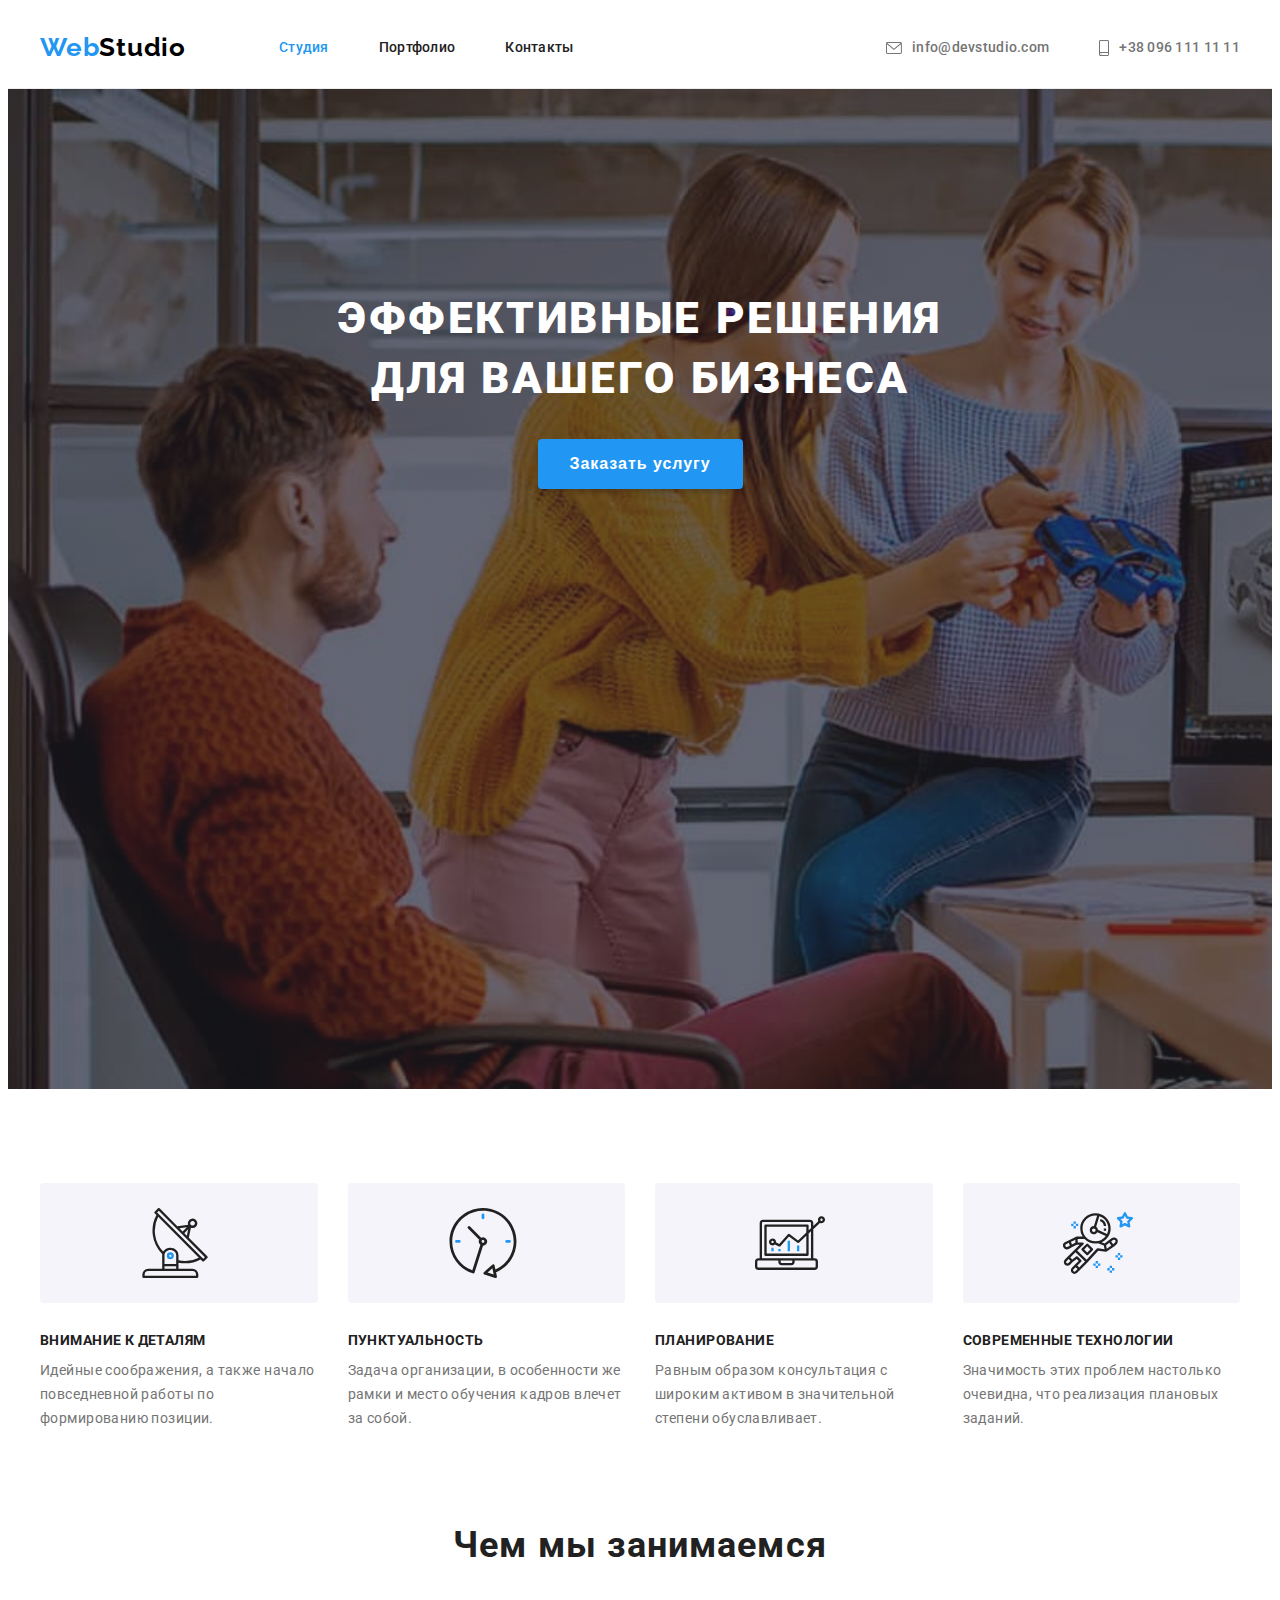
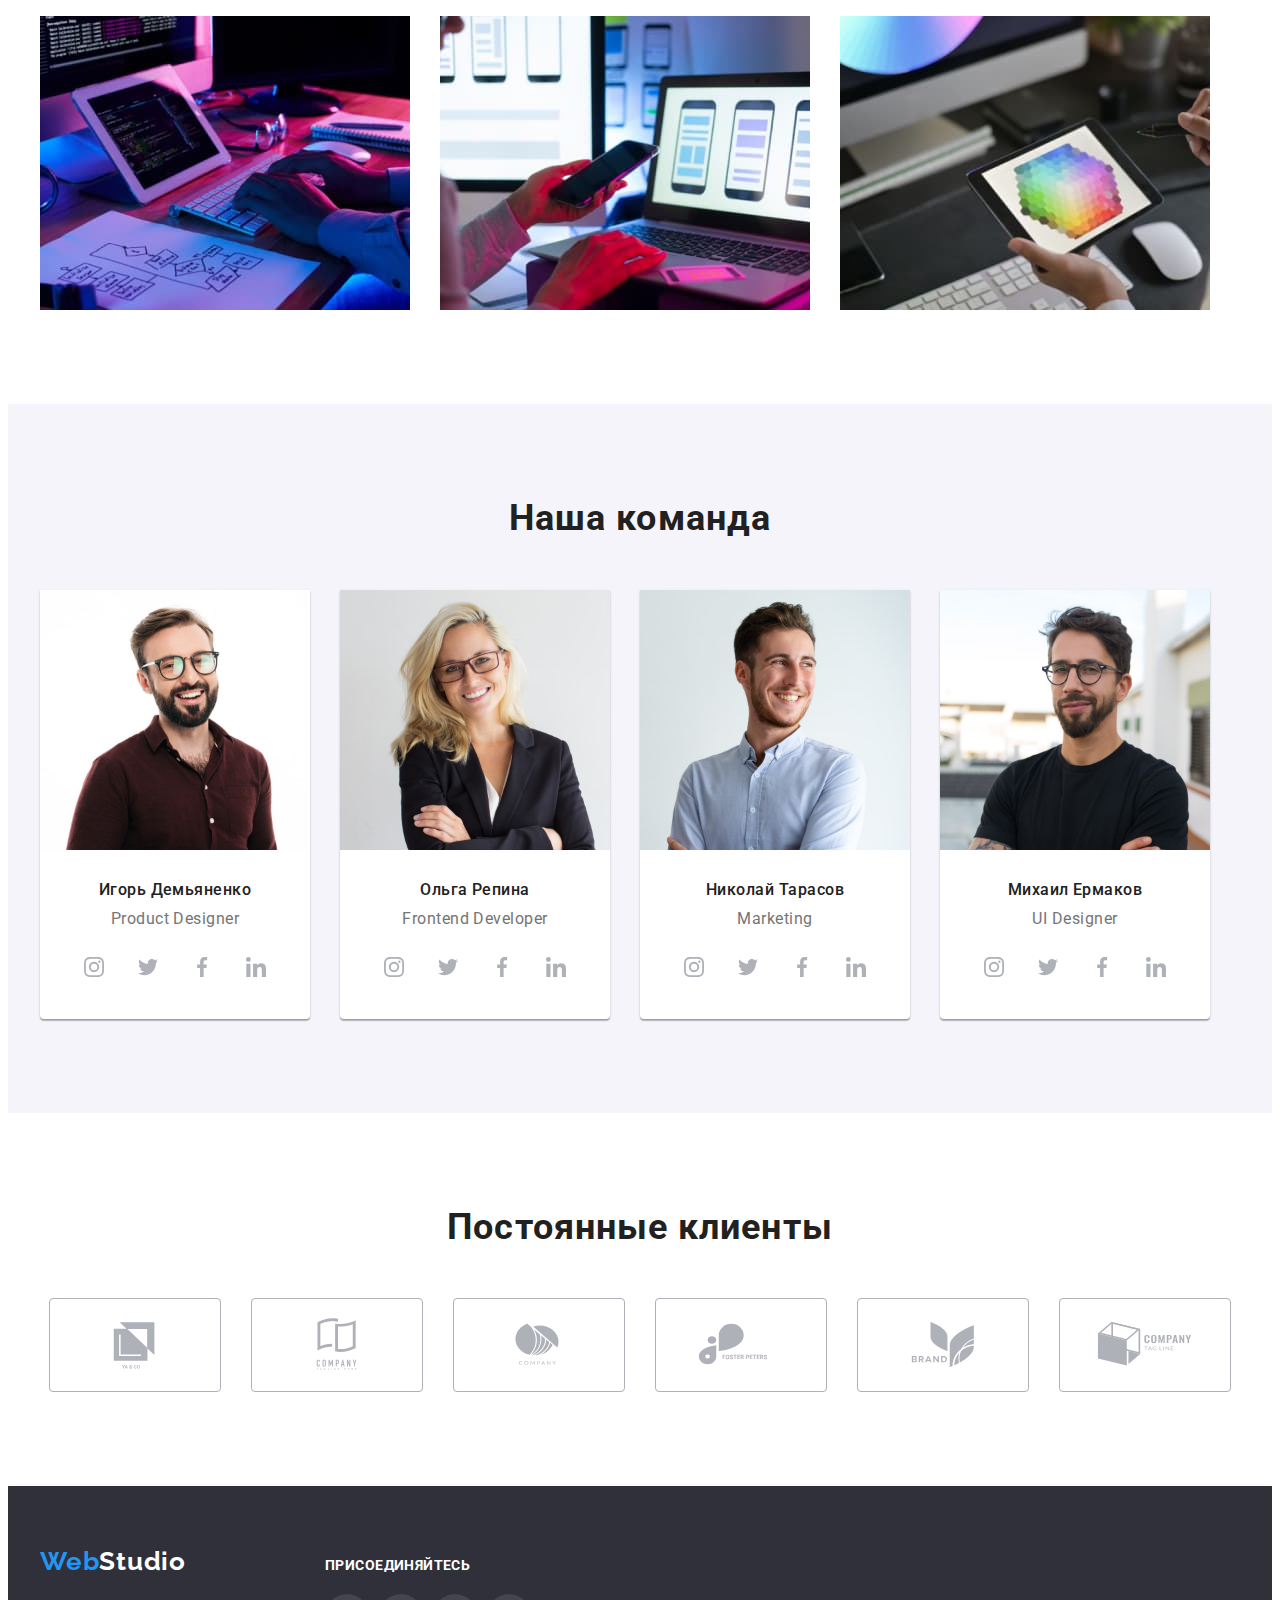
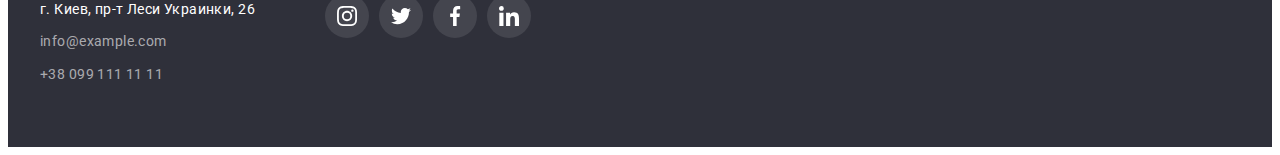
<file: index.html>
<!DOCTYPE html>
<html lang="ru">
  <head>
    <meta charset="UTF-8" />
    <meta http-equiv="X-UA-Compatible" content="IE=edge" />
    <meta name="viewport" content="width=device-width, initial-scale=1.0" />
    <title>Студия</title>
    <link
      rel="stylesheet"
      href="https://cdnjs.cloudflare.com/ajax/libs/modern-normalize/1.1.0/modern-normalize.min.css"
      integrity="sha512-wpPYUAdjBVSE4KJnH1VR1HeZfpl1ub8YT/NKx4PuQ5NmX2tKuGu6U/JRp5y+Y8XG2tV+wKQpNHVUX03MfMFn9Q=="
      crossorigin="anonymous"
      referrerpolicy="no-referrer"
    />
    <link rel="preconnect" href="https://fonts.googleapis.com" />
    <link rel="preconnect" href="https://fonts.gstatic.com" crossorigin />
    <link
      href="https://fonts.googleapis.com/css2?family=Raleway:wght@700&family=Roboto:wght@400;500;700;900&display=swap"
      rel="stylesheet"
    />

    <link rel="stylesheet" href="./css/styles.css" />
  </head>
  <body>
    <header class="header-line">
      <!-- Navigation side -->
      <div class="container header-nav">
        <nav class="navigation">
          <a class="logo link" href="./index.html"><span class="logo-part link">Web</span>Studio</a>
          <ul class="navigation-list list">
            <li class="nav-item">
              <a class="nav-link link active" href="./index.html">Студия</a>
            </li>
            <li class="nav-item">
              <a class="nav-link link" href="./portfolio.html">Портфолио</a>
            </li>
            <li class="nav-item">
              <a class="nav-link link" href="#">Контакты</a>
            </li>
          </ul>
        </nav>
        <!-- End navigation side -->

        <!-- Contact side -->
        <ul class="contact-header list">
          <li class="contact-item">
            <a class="contact-link link" href="mailto:info@devstudio.com">
              <svg class="icons-contact" width="16px" height="12px">
                <use href="./images/icons.svg#icon-envelope"></use></svg
              >info@devstudio.com</a
            >
          </li>
          <li class="contact-item">
            <a class="contact-link link" href="tel:+380961111111">
              <svg class="icons-contact" width="10px" height="16px">
                <use href="./images/icons.svg#icon-smartphone"></use></svg
              >+38 096 111 11 11</a
            >
          </li>
        </ul>
      </div>
      <!-- End contact side-->
    </header>
    <main>
      <!-- Action side -->
      <section class="action-box">
        <div class="container">
          <h1 class="caption-main">
            Эффективные решения <br />
            для вашего бизнеса
          </h1>
          <button class="order-btn" type="button">Заказать услугу</button>
        </div>
      </section>
      <!-- End action side -->

      <!-- Advantage side-->
      <section class="advantage-section section">
        <div class="container">
          <h2 class="title-sections hidden">Наши преимущества</h2>
          <ul class="advantage-list list">
            <li class="advantage-box">
              <div class="advantage-icons">
                <svg class="icons-advantage">
                  <use href="./images/icons.svg#icon-antenna"></use>
                </svg>
              </div>
              <h3 class="advantage-subtitle">Внимание к деталям</h3>
              <p class="advantuge-text">
                Идейные соображения, а также начало повседневной работы по формированию позиции.
              </p>
            </li>
            <li class="advantage-box">
              <div class="advantage-icons">
                <svg class="icons-advantage">
                  <use href="./images/icons.svg#icon-clock"></use>
                </svg>
              </div>
              <h3 class="advantage-subtitle">Пунктуальность</h3>
              <p class="advantuge-text">
                Задача организации, в особенности же рамки и место обучения кадров влечет за собой.
              </p>
            </li>
            <li class="advantage-box">
              <div class="advantage-icons">
                <svg class="icons-advantage">
                  <use href="./images/icons.svg#icon-diagram"></use>
                </svg>
              </div>
              <h3 class="advantage-subtitle">Планирование</h3>
              <p class="advantuge-text">
                Равным образом консультация с широким активом в значительной степени обуславливает.
              </p>
            </li>
            <li class="advantage-box">
              <div class="advantage-icons">
                <svg class="icons-advantage">
                  <use href="./images/icons.svg#icon-astronaut"></use>
                </svg>
              </div>
              <h3 class="advantage-subtitle">Современные технологии</h3>
              <p class="advantuge-text">
                Значимость этих проблем настолько очевидна, что реализация плановых заданий.
              </p>
            </li>
          </ul>
        </div>
      </section>
      <!-- End advantage side -->

      <!-- About us side-->
      <section class="about-us-section section">
        <div class="container">
          <h2 class="title-sections">Чем мы занимаемся</h2>
          <ul class="about-us-list list">
            <li class="about-us-item">
              <img
                src="./images/about-1.jpg"
                alt="Программист работает в офисе"
                width="370"
                height="294"
              />
            </li>
            <li class="about-us-item">
              <img
                src="./images/about-2.jpg"
                alt="Дизайнер разрабатывает приложения для смартфон"
                width="370"
                height="294"
              />
            </li>
            <li class="about-us-item">
              <img
                src="./images/about-3.jpg"
                alt="Креативный веб-дизайн художника с рабочим цветом"
                width="370"
                height="294"
              />
            </li>
          </ul>
        </div>
      </section>
      <!-- End about us side-->

      <!-- Team side-->
      <section class="team-section section">
        <div class="container">
          <h2 class="title-sections">Наша команда</h2>
          <ul class="team-list list">
            <li class="team-item">
              <img src="./images/team-1.jpg" alt="Дизайнер продукта" width="270" height="260" />
              <div class="team-card">
                <h3 class="team-name">Игорь Демьяненко</h3>
                <p class="team-position">Product Designer</p>
                <ul class="team-icons list">
                  <li class="icon-list-team">
                    <a class="icon-link-team link" href="#" target="_blank">
                      <svg class="icons-team">
                        <use href="./images/icons.svg#icon-instagram"></use>
                      </svg>
                    </a>
                  </li>
                  <li class="icon-list-team">
                    <a class="icon-link-team link" href="#" target="_blank">
                      <svg class="icons-team">
                        <use href="./images/icons.svg#icon-twitter"></use>
                      </svg>
                    </a>
                  </li>
                  <li class="icon-list-team">
                    <a class="icon-link-team link" href="#" target="_blank">
                      <svg class="icons-team">
                        <use href="./images/icons.svg#icon-facebook"></use>
                      </svg>
                    </a>
                  </li>
                  <li class="icon-list-team">
                    <a class="icon-link-team link" href="#" target="_blank">
                      <svg class="icons-team">
                        <use href="./images/icons.svg#icon-linkedin"></use>
                      </svg>
                    </a>
                  </li>
                </ul>
              </div>
            </li>
            <li class="team-item">
              <img src="./images/team-2.jpg" alt="Фронтенд разработчик" width="270" height="260" />
              <div class="team-card">
                <h3 class="team-name">Ольга Репина</h3>
                <p class="team-position">Frontend Developer</p>
                <ul class="team-icons list">
                  <li class="icon-list-team">
                    <a class="icon-link-team link" href="#" target="_blank">
                      <svg class="icons-team">
                        <use href="./images/icons.svg#icon-instagram"></use>
                      </svg>
                    </a>
                  </li>
                  <li class="icon-list-team">
                    <a class="icon-link-team link" href="#" target="_blank">
                      <svg class="icons-team">
                        <use href="./images/icons.svg#icon-twitter"></use>
                      </svg>
                    </a>
                  </li>
                  <li class="icon-list-team">
                    <a class="icon-link-team link" href="#" target="_blank">
                      <svg class="icons-team">
                        <use href="./images/icons.svg#icon-facebook"></use>
                      </svg>
                    </a>
                  </li>
                  <li class="icon-list-team">
                    <a class="icon-link-team link" href="#" target="_blank">
                      <svg class="icons-team">
                        <use href="./images/icons.svg#icon-linkedin"></use>
                      </svg>
                    </a>
                  </li>
                </ul>
              </div>
            </li>
            <li class="team-item">
              <img src="./images/team-3.jpg" alt="Маркетолог" width="270" height="260" />
              <div class="team-card">
                <h3 class="team-name">Николай Тарасов</h3>
                <p class="team-position">Marketing</p>
                <ul class="team-icons list">
                  <li class="icon-list-team">
                    <a class="icon-link-team link" href="#" target="_blank">
                      <svg class="icons-team">
                        <use href="./images/icons.svg#icon-instagram"></use>
                      </svg>
                    </a>
                  </li>
                  <li class="icon-list-team">
                    <a class="icon-link-team link" href="#" target="_blank">
                      <svg class="icons-team">
                        <use href="./images/icons.svg#icon-twitter"></use>
                      </svg>
                    </a>
                  </li>
                  <li class="icon-list-team">
                    <a class="icon-link-team link" href="#" target="_blank">
                      <svg class="icons-team">
                        <use href="./images/icons.svg#icon-facebook"></use>
                      </svg>
                    </a>
                  </li>
                  <li class="icon-list-team">
                    <a class="icon-link-team link" href="#" target="_blank">
                      <svg class="icons-team">
                        <use href="./images/icons.svg#icon-linkedin"></use>
                      </svg>
                    </a>
                  </li>
                </ul>
              </div>
            </li>
            <li class="team-item">
              <img
                src="./images/team-4.jpg"
                alt="Дизайнер пользовательского интерфейса"
                width="270"
                height="260"
              />
              <div class="team-card">
                <h3 class="team-name">Михаил Ермаков</h3>
                <p class="team-position">UI Designer</p>
                <ul class="team-icons list">
                  <li class="icon-list-team">
                    <a class="icon-link-team link" href="#" target="_blank">
                      <svg class="icons-team">
                        <use href="./images/icons.svg#icon-instagram"></use>
                      </svg>
                    </a>
                  </li>
                  <li class="icon-list-team">
                    <a class="icon-link-team link" href="#" target="_blank">
                      <svg class="icons-team">
                        <use href="./images/icons.svg#icon-twitter"></use>
                      </svg>
                    </a>
                  </li>
                  <li class="icon-list-team">
                    <a class="icon-link-team link" href="#" target="_blank">
                      <svg class="icons-team">
                        <use href="./images/icons.svg#icon-facebook"></use>
                      </svg>
                    </a>
                  </li>
                  <li class="icon-list-team">
                    <a class="icon-link-team link" href="#" target="_blank">
                      <svg class="icons-team">
                        <use href="./images/icons.svg#icon-linkedin"></use>
                      </svg>
                    </a>
                  </li>
                </ul>
              </div>
            </li>
          </ul>
        </div>
      </section>
      <!-- End team side -->
      <!-- Clients side -->
      <section class="clients-section section">
        <h2 class="title-sections">Постоянные клиенты</h2>
        <ul class="clients-icons list">
          <li class="icon-list-clients">
            <a class="icon-link-clients link" href="#" target="_blank">
              <svg class="icons-clients">
                <use href="./images/icons.svg#icon-client-1"></use>
              </svg>
            </a>
          </li>
          <li class="icon-list-clients">
            <a class="icon-link-clients link" href="#" target="_blank">
              <svg class="icons-clients">
                <use href="./images/icons.svg#icon-client-2"></use>
              </svg>
            </a>
          </li>
          <li class="icon-list-clients">
            <a class="icon-link-clients link" href="#" target="_blank">
              <svg class="icons-clients">
                <use href="./images/icons.svg#icon-client-3"></use>
              </svg>
            </a>
          </li>
          <li class="icon-list-clients">
            <a class="icon-link-clients link" href="#" target="_blank">
              <svg class="icons-clients">
                <use href="./images/icons.svg#icon-client-4"></use>
              </svg>
            </a>
          </li>
          <li class="icon-list-clients">
            <a class="icon-link-clients link" href="#" target="_blank">
              <svg class="icons-clients">
                <use href="./images/icons.svg#icon-client-5"></use>
              </svg>
            </a>
          </li>
          <li class="icon-list-clients">
            <a class="icon-link-clients link" href="#" target="_blank">
              <svg class="icons-clients">
                <use href="./images/icons.svg#icon-client-6"></use>
              </svg>
            </a>
          </li>
        </ul>
      </section>
      <!-- End clients side-->
    </main>

    <footer class="footer-section">
      <!-- Footer side -->
      <div class="container footer-box">
        <div class="address-box">
          <a class="logo link" href="#"
            ><span class="logo-part">Web</span><span class="logo-part-white">Studio</span></a
          >
          <address class="address-footer">
            <ul class="address-list list">
              <li class="address-item">
                <a
                  class="address-link link"
                  href="https://goo.gl/maps/BJqGb4uzTvTz6RYZ6"
                  target="_blank"
                  rel="nofollow noreferrer noopener"
                  ><span class="address-first">г. Киев, пр-т Леси Украинки, 26</span></a
                >
              </li>
              <li class="address-item">
                <a class="address-link link" href="mailto:info@example.com">info@example.com</a>
              </li>
              <li class="address-item">
                <a class="address-link link" href="tel:+380991111111">+38 099 111 11 11</a>
              </li>
            </ul>
          </address>
        </div>
        <div class="join">
          <h3 class="join-subtitle">Присоединяйтесь</h3>
          <ul class="join-icons list">
            <li class="icon-list-join">
              <a class="icon-link-join link" href="#" target="_blank">
                <svg class="icons-join">
                  <use href="./images/icons.svg#icon-instagram"></use>
                </svg>
              </a>
            </li>
            <li class="icon-list-join">
              <a class="icon-link-join link" href="#" target="_blank">
                <svg class="icons-join">
                  <use href="./images/icons.svg#icon-twitter"></use>
                </svg>
              </a>
            </li>
            <li class="icon-list-join">
              <a class="icon-link-join link" href="#" target="_blank">
                <svg class="icons-join">
                  <use href="./images/icons.svg#icon-facebook"></use>
                </svg>
              </a>
            </li>
            <li class="icon-list-join">
              <a class="icon-link-join link" href="#" target="_blank">
                <svg class="icons-join">
                  <use href="./images/icons.svg#icon-linkedin"></use>
                </svg>
              </a>
            </li>
          </ul>
        </div>
      </div>
      <!-- End footer side-->
    </footer>
  </body>
</html>
</file>
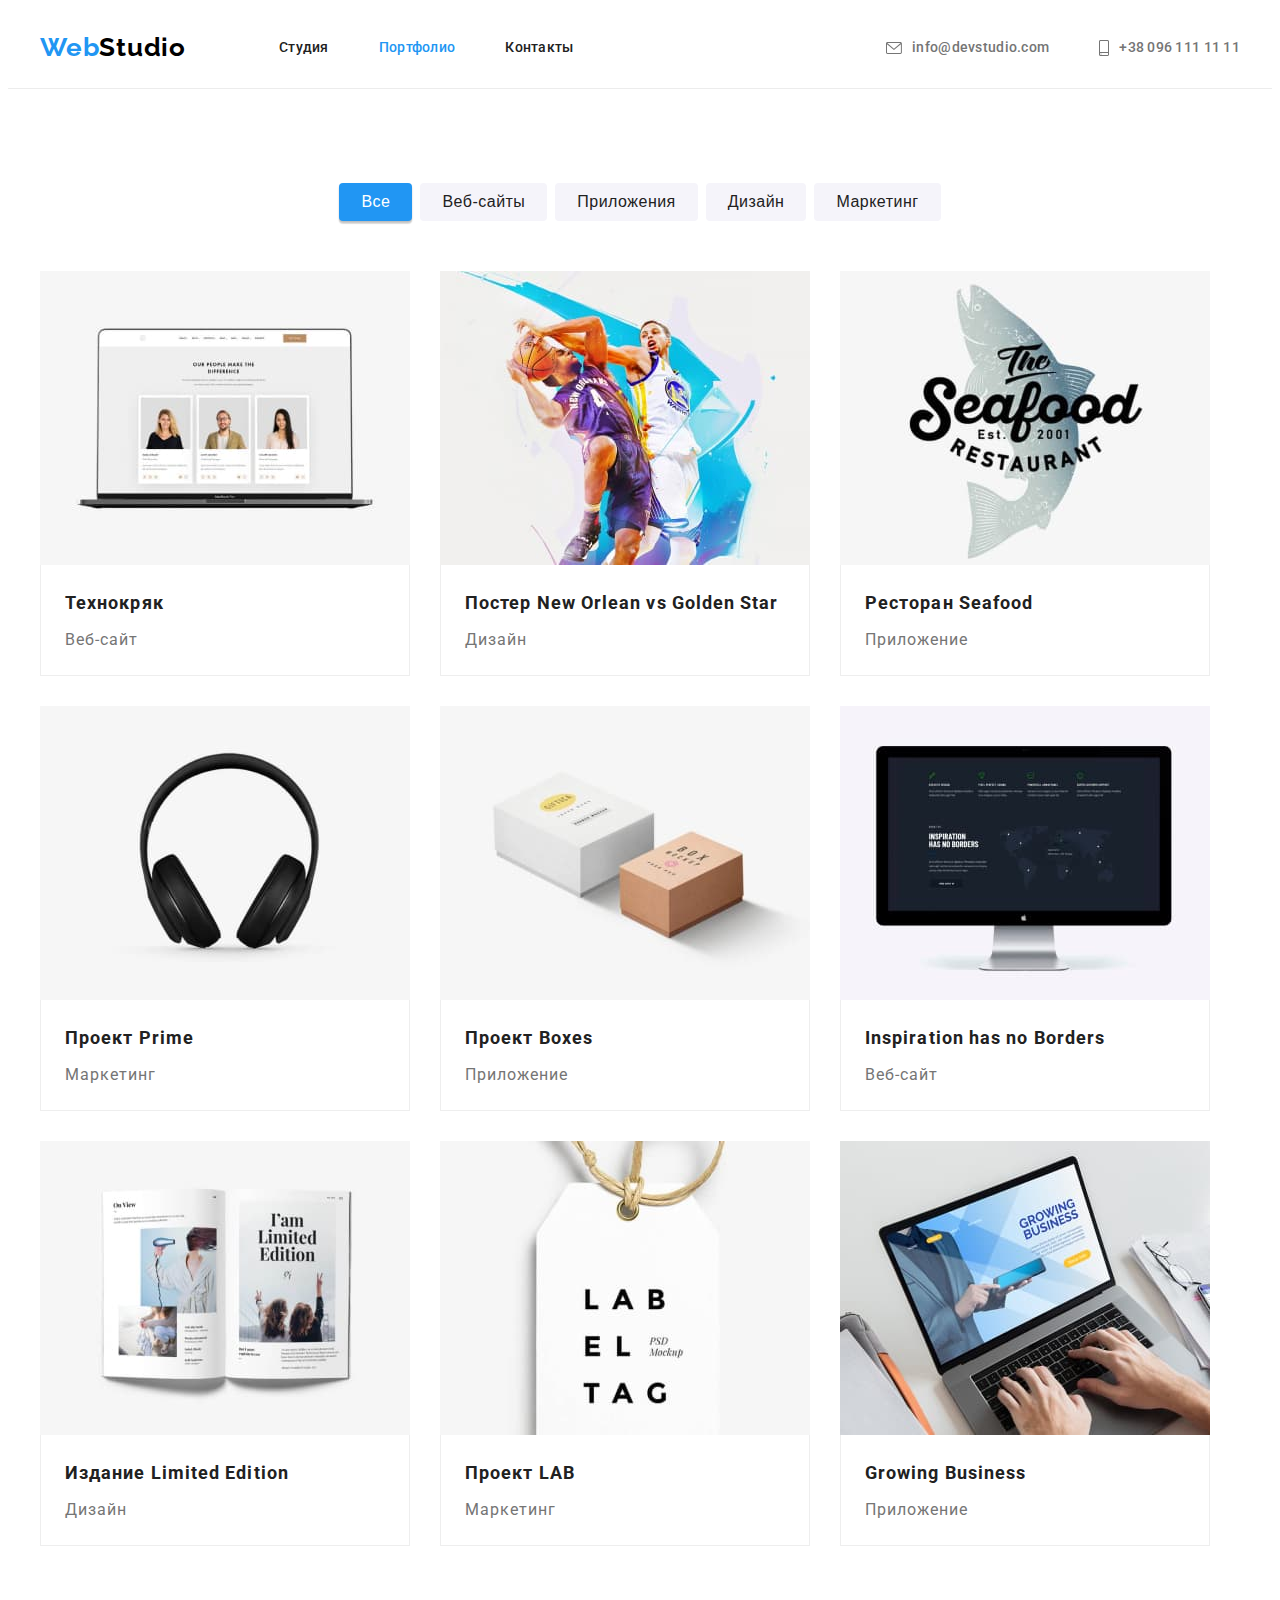
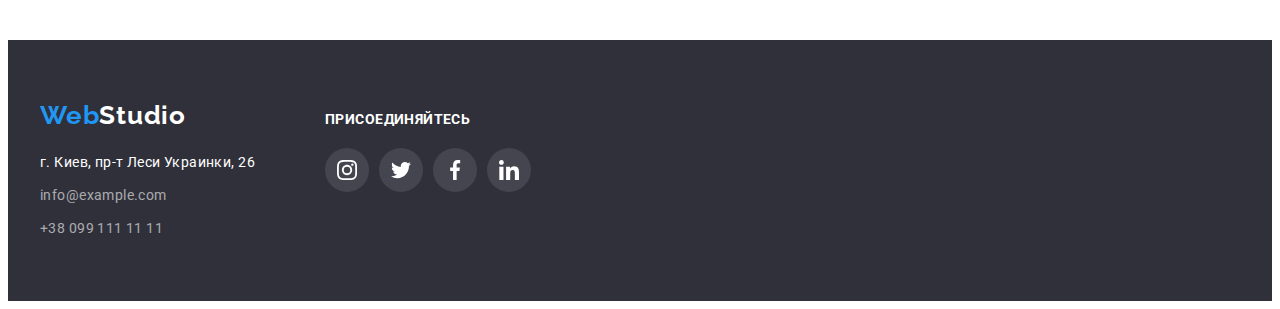
<file: portfolio.html>
<!DOCTYPE html>
<html lang="ru">
  <head>
    <meta charset="UTF-8" />
    <meta http-equiv="X-UA-Compatible" content="IE=edge" />
    <meta name="viewport" content="width=device-width, initial-scale=1.0" />
    <title>Студия</title>
    <link
      rel="stylesheet"
      href="https://cdnjs.cloudflare.com/ajax/libs/modern-normalize/1.1.0/modern-normalize.min.css"
      integrity="sha512-wpPYUAdjBVSE4KJnH1VR1HeZfpl1ub8YT/NKx4PuQ5NmX2tKuGu6U/JRp5y+Y8XG2tV+wKQpNHVUX03MfMFn9Q=="
      crossorigin="anonymous"
      referrerpolicy="no-referrer"
    />
    <link rel="preconnect" href="https://fonts.googleapis.com" />
    <link rel="preconnect" href="https://fonts.gstatic.com" crossorigin />
    <link
      href="https://fonts.googleapis.com/css2?family=Raleway:wght@700&family=Roboto:wght@400;500;700;900&display=swap"
      rel="stylesheet"
    />

    <link rel="stylesheet" href="./css/styles.css" />
  </head>
  <body>
    <header class="header-line">
      <!-- Navigation side -->
      <div class="container header-nav">
        <nav class="navigation">
          <a class="logo link" href="./index.html"><span class="logo-part link">Web</span>Studio</a>
          <ul class="navigation-list list">
            <li class="nav-item">
              <a class="nav-link link" href="./index.html">Студия</a>
            </li>
            <li class="nav-item">
              <a class="nav-link link active" href="./portfolio.html">Портфолио</a>
            </li>
            <li class="nav-item">
              <a class="nav-link link" href="#">Контакты</a>
            </li>
          </ul>
        </nav>
        <!-- End navigation side -->

        <!-- Contact side -->
        <ul class="contact-header list">
          <li class="contact-item">
            <a class="contact-link link" href="mailto:info@devstudio.com">
              <svg class="icons-contact" width="16px" height="12px">
                <use href="./images/icons.svg#icon-envelope"></use></svg
              >info@devstudio.com</a
            >
          </li>
          <li class="contact-item">
            <a class="contact-link link" href="tel:+380961111111">
              <svg class="icons-contact" width="10px" height="16px">
                <use href="./images/icons.svg#icon-smartphone"></use></svg
              >+38 096 111 11 11</a
            >
          </li>
        </ul>
      </div>
      <!-- End contact side-->
    </header>
    <main>
      <!-- Filter -->
      <section class="filter-section section">
        <div class="container">
          <h1 class="title-sections hidden">Портфолио</h1>
          <ul class="filter list">
            <li class="filter-item">
              <button class="filter-btn active" type="button">Все</button>
            </li>
            <li class="filter-item">
              <button class="filter-btn" type="button">Веб-сайты</button>
            </li>
            <li class="filter-item">
              <button class="filter-btn" type="button">Приложения</button>
            </li>
            <li class="filter-item">
              <button class="filter-btn" type="button">Дизайн</button>
            </li>
            <li class="filter-item">
              <button class="filter-btn" type="button">Маркетинг</button>
            </li>
          </ul>

          <!-- End filter -->

          <!-- Gallery -->

          <ul class="gallery list">
            <li class="gallery-item">
              <a class="gallery-link link" href="#">
                <img src="./images/portfolio-1.jpg" alt="Ноутбук" width="370" height="294" />
                <div class="gallery-sign">
                  <h2 class="gallery-title">Технокряк</h2>
                  <p class="gallery-text">Веб-сайт</p>
                </div>
              </a>
            </li>
            <li class="gallery-item">
              <a class="gallery-link link" href="#">
                <img
                  src="./images/portfolio-2.jpg"
                  alt="Два баскетболиста"
                  width="370"
                  height="294"
                />
                <div class="gallery-sign">
                  <h2 class="gallery-title">Постер New Orlean vs Golden Star</h2>
                  <p class="gallery-text">Дизайн</p>
                </div>
              </a>
            </li>
            <li class="gallery-item">
              <a class="gallery-link link" href="#">
                <img
                  src="./images/portfolio-3.jpg"
                  alt="Логотип ресторана"
                  width="370"
                  height="294"
                />
                <div class="gallery-sign">
                  <h2 class="gallery-title">Ресторан Seafood</h2>
                  <p class="gallery-text">Приложение</p>
                </div>
              </a>
            </li>
            <li class="gallery-item">
              <a class="gallery-link link" href="#">
                <img src="./images/portfolio-4.jpg" alt="Наушники" width="370" height="294" />
                <div class="gallery-sign">
                  <h2 class="gallery-title">Проект Prime</h2>
                  <p class="gallery-text">Маркетинг</p>
                </div>
              </a>
            </li>
            <li class="gallery-item">
              <a class="gallery-link link" href="#">
                <img src="./images/portfolio-5.jpg" alt="Две коробки" width="370" height="294" />
                <div class="gallery-sign">
                  <h2 class="gallery-title">Проект Boxes</h2>
                  <p class="gallery-text">Приложение</p>
                </div>
              </a>
            </li>
            <li class="gallery-item">
              <a class="gallery-link link" href="#">
                <img src="./images/portfolio-6.jpg" alt="Монитор" width="370" height="294" />
                <div class="gallery-sign">
                  <h2 class="gallery-title">Inspiration has no Borders</h2>
                  <p class="gallery-text">Веб-сайт</p>
                </div>
              </a>
            </li>
            <li class="gallery-item">
              <a class="gallery-link link" href="#">
                <img src="./images/portfolio-7.jpg" alt="Журнал" width="370" height="294" />
                <div class="gallery-sign">
                  <h2 class="gallery-title">Издание Limited Edition</h2>
                  <p class="gallery-text">Дизайн</p>
                </div>
              </a>
            </li>
            <li class="gallery-item">
              <a class="gallery-link link" href="#">
                <img src="./images/portfolio-8.jpg" alt="Бирка" width="370" height="294" />
                <div class="gallery-sign">
                  <h2 class="gallery-title">Проект LAB</h2>
                  <p class="gallery-text">Маркетинг</p>
                </div>
              </a>
            </li>
            <li class="gallery-item">
              <a class="gallery-link link" href="#">
                <img src="./images/portfolio-9.jpg" alt="Сайт о бизнесе" width="370" height="294" />
                <div class="gallery-sign">
                  <h2 class="gallery-title">Growing Business</h2>
                  <p class="gallery-text">Приложение</p>
                </div>
              </a>
            </li>
          </ul>
        </div>
      </section>
      <!-- End gallery -->
    </main>
    <footer class="footer-section">
      <!-- Footer side -->
      <div class="container footer-box">
        <div class="address-box">
          <a class="logo link" href="#"
            ><span class="logo-part">Web</span><span class="logo-part-white">Studio</span></a
          >
          <address class="address-footer">
            <ul class="address-list list">
              <li class="address-item">
                <a
                  class="address-link link"
                  href="https://goo.gl/maps/BJqGb4uzTvTz6RYZ6"
                  target="_blank"
                  rel="nofollow noreferrer noopener"
                  ><span class="address-first">г. Киев, пр-т Леси Украинки, 26</span></a
                >
              </li>
              <li class="address-item">
                <a class="address-link link" href="mailto:info@example.com">info@example.com</a>
              </li>
              <li class="address-item">
                <a class="address-link link" href="tel:+380991111111">+38 099 111 11 11</a>
              </li>
            </ul>
          </address>
        </div>
        <div class="join">
          <h3 class="join-subtitle">Присоединяйтесь</h3>
          <ul class="join-icons list">
            <li class="icon-list-join">
              <a class="icon-link-join link" href="#" target="_blank">
                <svg class="icons-join">
                  <use href="./images/icons.svg#icon-instagram"></use>
                </svg>
              </a>
            </li>
            <li class="icon-list-join">
              <a class="icon-link-join link" href="#" target="_blank">
                <svg class="icons-join">
                  <use href="./images/icons.svg#icon-twitter"></use>
                </svg>
              </a>
            </li>
            <li class="icon-list-join">
              <a class="icon-link-join link" href="#" target="_blank">
                <svg class="icons-join">
                  <use href="./images/icons.svg#icon-facebook"></use>
                </svg>
              </a>
            </li>
            <li class="icon-list-join">
              <a class="icon-link-join link" href="#" target="_blank">
                <svg class="icons-join">
                  <use href="./images/icons.svg#icon-linkedin"></use>
                </svg>
              </a>
            </li>
          </ul>
        </div>
      </div>
      <!-- End footer side-->
    </footer>
  </body>
</html>
</file>
<file: css/styles.css>
/*
Focus color (logo, hover, btn):         #2196F3;
Button hover:                           #188CE8;
Primary text color (nav, h1, h2):       #212121;
Secondary text color (p):               #757575;
Active white color (bg, btn-title):     #FFFFFF;
Opacity white color (address link):     rgba(255, 255, 255, 0.6);
Active black color (logo, nav):         #000000;
Background button color (bg btn):       #F5F4FA;
Background color (bg):                  #2F303A;
Header line color (border):             #ececec;
Border card (border):                   #eeeeee;
Icon color:                             #AFB1B8;
Gradient overlay (action box):          rgba(47, 48, 58, 0.4);
Opacity white (icon bg):                rgba(255, 255, 255, 0.1);

Team card shadow:                       0px 1px 3px rgba(0, 0, 0, 0.12),
                                        0px 1px 1px rgba(0, 0, 0, 0.14),
                                        0px 2px 1px rgba(0, 0, 0, 0.2);

Button shadow (btn shadow):             0px 3px 1px rgba(0, 0, 0, 0.1),
                                        0px 1px 2px rgba(0, 0, 0, 0.08),
                                        0px 2px 2px rgba(0, 0, 0, 0.12);

Main button shadow (order-btn):         0px 4px 4px rgba(0, 0, 0, 0.15);

Main button hover shadow (order-btn):   0px 4px 4px rgba(0, 0, 0, 0.25);

Gallery card shadow (gallery-item):     0px 1px 1px rgba(0, 0, 0, 0.12), 
                                        0px 4px 4px rgba(0, 0, 0, 0.06),
                                        1px 4px 6px rgba(0, 0, 0, 0.16)

Margin gallery card:                    30px;
*/

/* Color palette */
:root {
  --focus-color: #2196f3;
  --bnt-hover: #188ce8;
  --pimary-text: #212121;
  --secondary-text: #757575;
  --active-white: #ffffff;
  --opacity-white: rgba(255, 255, 255, 0.6);
  --active-black: #000000;
  --bg-btn-color: #f5f4fa;
  --bg-color: #2f303a;
  --header-line: #ececec;
  --border-card: #eeeeee;
  --icon-color: #afb1b8;
  --gradient-overlay: rgba(47, 48, 58, 0.4);
  --opacity-white-bg: rgba(255, 255, 255, 0.1);

  --team-shadow: 0px 1px 3px rgba(0, 0, 0, 0.12), 0px 1px 1px rgba(0, 0, 0, 0.14),
    0px 2px 1px rgba(0, 0, 0, 0.2);

  --btn-shadow: 0px 3px 1px rgba(0, 0, 0, 0.1), 0px 1px 2px rgba(0, 0, 0, 0.08),
    0px 2px 2px rgba(0, 0, 0, 0.12);

  --main-btn-shadow: 0px 4px 4px rgba(0, 0, 0, 0.15);
  --hover-btn-shadow: 0px 4px 4px rgba(0, 0, 0, 0.25);

  --gallery-card-shadow: 0px 1px 1px rgba(0, 0, 0, 0.12), 0px 4px 4px rgba(0, 0, 0, 0.06),
    1px 4px 6px rgba(0, 0, 0, 0.16);

  --gallery-gap: 30px;
}

/* Global */
body {
  font-family: 'Roboto', sans-serif;
  font-size: 14px;

  color: var(--secondary-text);
  background-color: var(--active-white);
}

h1,
h2,
h3,
h4,
h5,
h6,
p,
ul {
  margin: 0px;
  padding-left: 0px;
}

img {
  display: block;
  max-width: 100%;
  height: auto;
}

.list {
  list-style: none;
}

.link {
  text-decoration: none;
  color: currentColor;
}

.container {
  width: 1200px;
  margin: 0 auto;
  padding: 0 15px;
}

.section {
  padding: 94px 0px;
}
/* Header logo */
.logo {
  font-family: 'Raleway', sans-serif;
  font-weight: 700;
  font-size: 26px;
  line-height: 1.2;
  letter-spacing: 0.03em;
  color: var(--active-black);
}

.logo-part {
  color: var(--focus-color);
}

/* Header navigation */
.header-line {
  border-bottom: 1px solid var(--header-line);
}

.header-nav {
  display: flex;
  align-items: center;
}

.navigation {
  display: flex;
  align-items: center;
}

.navigation-list {
  display: flex;
  margin-left: 93px;
}

.nav-item {
  font-weight: 500;
  line-height: 1.14;
  letter-spacing: 0.02em;
}

.nav-item:not(:last-child) {
  margin-right: 50px;
}

.nav-link {
  display: block;
  padding-top: 32px;
  padding-bottom: 32px;
  color: var(--pimary-text);
}

.nav-link.active {
  color: var(--focus-color);
}

.nav-link:hover,
.nav-link:focus {
  color: var(--focus-color);
}

/* Header contact */
.contact-header {
  display: flex;
  margin-left: auto;
}

.contact-item {
  display: flex;
  align-items: center;
  font-weight: 500;
  line-height: 1.14;
  letter-spacing: 0.02em;
}

.contact-item:not(:last-child) {
  margin-right: 50px;
}

.contact-link {
  display: flex;
  align-items: center;

  color: var(--secondary-text);
}

.contact-link:hover,
.contact-link:focus {
  color: var(--focus-color);
}

.icons-contact {
  margin-right: 10px;
  fill: currentColor;
}

/* Active side */
.action-box {
  padding: 200px 0px;
  margin: 0 auto;
  max-width: 1600px;
  height: 600px;

  text-align: center;

  background-color: var(--bg-color);
  background-image: linear-gradient(to right, var(--gradient-overlay), var(--gradient-overlay)),
    url(../images/action-bg.jpg);
  background-repeat: no-repeat;
  background-size: cover;
}

.caption-main {
  margin-bottom: 30px;

  font-weight: 900;
  line-height: 1.36;
  font-size: 44px;
  letter-spacing: 0.06em;
  text-transform: uppercase;
  color: var(--active-white);
}

.order-btn {
  padding: 10px 32px;

  font-weight: 700;
  font-size: 16px;
  line-height: 1.88;
  letter-spacing: 0.06em;

  color: var(--active-white);
  background-color: var(--focus-color);
  box-shadow: var(--main-btn-shadow);

  border: none;
  border-radius: 4px;

  cursor: pointer;
}

.order-btn:hover,
.order-btn:focus {
  background-color: var(--bnt-hover);
  box-shadow: var(--hover-btn-shadow);
}

/* Advantage side & Title H2 */
.title-sections.hidden {
  position: absolute;
  width: 1px;
  height: 1px;
  margin: -1px;
  border: 0;
  padding: 0;

  white-space: nowrap;
  clip-path: inset(100%);
  clip: rect(0 0 0 0);
  overflow: hidden;
}

.title-sections {
  margin-bottom: 50px;

  font-weight: 700;
  font-size: 36px;
  line-height: 1.16;
  text-align: center;
  letter-spacing: 0.03em;

  color: var(--pimary-text);
}

.advantage-list {
  display: flex;
}

.advantage-box {
  margin-right: 30px;
  flex-basis: calc((100% - 90px) / 4);
}

.advantage-box:nth-child(4n) {
  margin-right: 0px;
}

.advantage-subtitle,
.join-subtitle {
  margin-bottom: 10px;

  font-weight: 700;
  font-size: 14px;
  line-height: 1.14;
  letter-spacing: 0.03em;
  text-transform: uppercase;

  color: var(--pimary-text);
}

.advantuge-text {
  line-height: 1.71;
  letter-spacing: 0.03em;
}

.advantage-icons {
  margin-bottom: 30px;
  padding: 25px 100px;
  text-align: center;

  background-color: var(--bg-btn-color);
  border-radius: 4px;
}

.icons-advantage {
  display: block;
  width: 70px;
  height: 70px;
}

/* About us section */
.about-us-section {
  padding-top: 0px;
}

.about-us-list {
  display: flex;
}

.about-us-item:not(:last-child) {
  margin-right: 30px;
}

/* Team side */
.team-section {
  background-color: var(--bg-btn-color);
}

.team-list {
  display: flex;
}

.team-item {
  text-align: center;

  background-color: var(--active-white);

  border-radius: 0px 0px 4px 4px;
  box-shadow: var(--team-shadow);
}

.team-item:not(:last-child) {
  margin-right: 30px;
}

.team-name {
  margin-bottom: 10px;

  font-weight: 500;
  font-size: 16px;
  line-height: 1.2;
  letter-spacing: 0.03em;

  color: var(--pimary-text);
}

.team-position {
  margin-bottom: 16px;
  font-size: 16px;
  line-height: 1.2;
  letter-spacing: 0.03em;
}

.team-card {
  padding-top: var(--gallery-gap);
  padding-bottom: var(--gallery-gap);
}

.team-icons,
.clients-icons {
  display: flex;
  justify-content: center;
  color: var(--icon-color);
}

.icon-list-team:not(:last-child) {
  margin-right: 10px;
}

.icon-link-team {
  display: flex;
  height: 44px;
  width: 44px;
  justify-content: center;
  align-items: center;

  border-radius: 50%;
}

.icons-team {
  width: 20px;
  height: 20px;
  fill: currentColor;
}

.icon-link-team:hover,
.icon-link-team:focus {
  color: var(--active-white);
  background-color: var(--focus-color);
}

/* Clients section */
.icon-list-clients:not(:last-child) {
  margin-right: 30px;
}

.icon-link-clients {
  display: flex;
  width: 170px;
  height: 92px;
  justify-content: center;
  align-items: center;

  border: 1px solid currentColor;
  border-radius: 4px;
}

.icons-clients {
  width: 106px;
  height: 60px;
  fill: currentColor;
}

.icon-link-clients:hover,
.icon-link-clients:focus {
  color: var(--focus-color);
  border-color: var(--focus-color);
}

/* Footer */
.footer-section {
  padding: 60px 0px;
  background-color: var(--bg-color);
}

.footer-box {
  display: flex;
}

.address-box {
  margin-right: 70px;
}

.address-footer {
  margin-top: 20px;
}

.address-item:not(:last-child) {
  margin-bottom: 9px;
}

.logo-part-white {
  color: var(--active-white);
}

.address-first {
  color: var(--active-white);
}

.address-link {
  font-style: normal;
  line-height: 1.71;
  letter-spacing: 0.03em;

  color: var(--opacity-white);
}

.address-link:hover,
.address-link:focus {
  color: var(--focus-color);
}

.address-first:hover,
.address-first:focus {
  color: var(--focus-color);
}

/* Join section */
.join {
  margin-top: 12px;
}

.join-subtitle {
  color: var(--active-white);
  margin-bottom: 20px;
}

.join-icons {
  display: flex;
}

.icon-list-join:not(:last-child) {
  margin-right: 10px;
}

.icon-link-join {
  display: flex;
  width: 44px;
  height: 44px;
  justify-content: center;
  align-items: center;
  color: var(--active-white);
  background-color: var(--opacity-white-bg);
  border-radius: 50%;
}

.icons-join {
  width: 20px;
  height: 20px;
  fill: currentColor;
}

.icon-link-join:hover,
.icon-link-join:focus {
  color: var(--active-white);
  background-color: var(--focus-color);
}

/* Portfolio.html */
/* Filter */
.filter.list {
  display: flex;
  justify-content: center;
  margin-bottom: 50px;
}

.filter-item:not(:last-child) {
  margin-right: 8px;
}

.filter-btn.active {
  background-color: var(--focus-color);
  color: var(--active-white);
  box-shadow: var(--btn-shadow);
}

.filter-btn {
  padding: 6px 22px;

  font-weight: 500;
  font-size: 16px;
  line-height: 1.62;
  letter-spacing: 0.03em;

  color: var(--pimary-text);
  background-color: var(--bg-btn-color);

  border: none;
  border-radius: 4px;
  cursor: pointer;
}

.filter-btn:hover,
.filter-btn:focus {
  color: var(--active-white);
  background-color: var(--focus-color);
  box-shadow: var(--btn-shadow);
}

/* Gallery */
.gallery.list {
  display: flex;
  flex-wrap: wrap;
  margin-top: calc(-1 * var(--gallery-gap));
  margin-left: calc(-1 * var(--gallery-gap));
}

.gallery-item {
  flex-basis: 370px;
  margin-top: var(--gallery-gap);
  margin-left: var(--gallery-gap);

  background-color: var(--active-white);
}

.gallery-item:hover,
.gallery-item:focus {
  box-shadow: var(--gallery-card-shadow);
}

.gallery-sign {
  padding: 20px 24px;
  border: 1px solid var(--border-card);
  border-top: none;
}

.gallery-title {
  margin-bottom: 4px;

  font-weight: 700;
  font-size: 18px;
  line-height: 2;
  letter-spacing: 0.06em;

  color: var(--pimary-text);
}

.gallery-text {
  font-size: 16px;
  line-height: 1.88;
  letter-spacing: 0.06em;

  color: var(--secondary-text);
}
</file>
